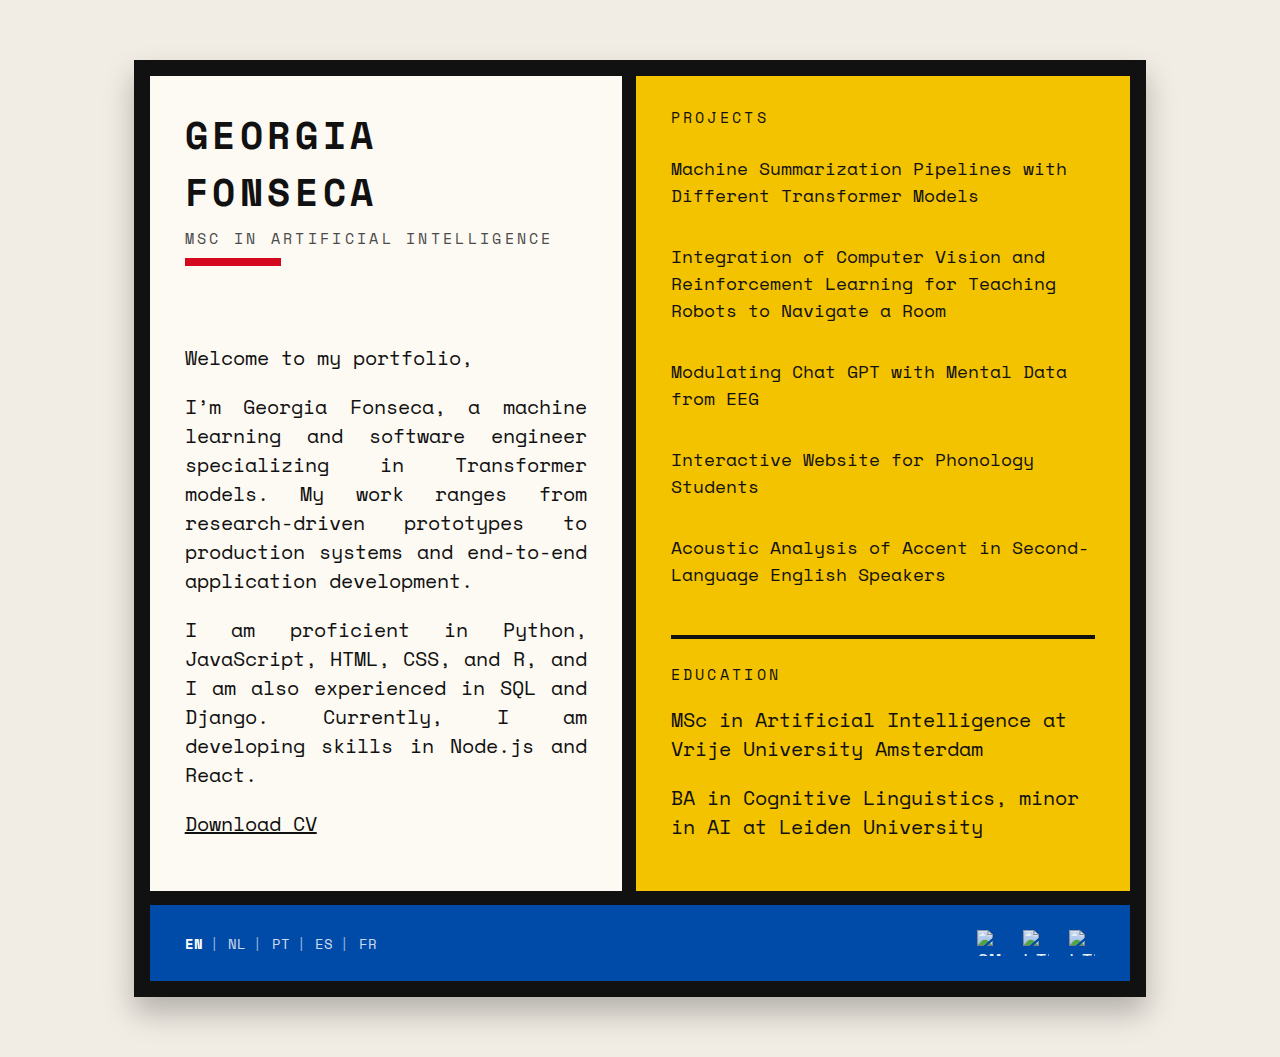
<file: index.html>
<!DOCTYPE html>
<html lang="en" data-bs-theme="dark">

<head>
    <meta charset="utf-8">
    <meta name="viewport" content="width=device-width, initial-scale=1">
    <link rel="preconnect" href="https://fonts.googleapis.com">
    <link rel="preconnect" href="https://fonts.gstatic.com" crossorigin>
    <link href="https://fonts.googleapis.com/css2?family=Space+Mono:ital,wght@0,400;0,700;1,400;1,700&display=swap"
        rel="stylesheet">

    <title>Georgia Fonseca Machine Learning & Software Engineer</title>

    <link rel="stylesheet" href="resources/css/style.css">
</head>

<body>
    <div class="main-container">
        <div class="card">
            <!-- LEFT --------------------------------------------------------------------------------------------- 
            ------------------------------------------------------------------------------------------------------------------------------- 
            LEFT --------------------------------------------------------------------------------------------- -->
            <div class="card-element card-content-left">
                <div class="card-top-brand">
                     <h1 data-i18n="name_title">Georgia Fonseca</h1>
                    <small data-i18n="name_subtitle">MSc in Artificial Intelligence</small>
                </div>

                <section style="padding-top: 1rem; font-size: 1.2; padding-top: 2rem; text-align: justify;">
                    <p data-i18n="intro_1">Welcome to my portfolio,</p>
                    <p data-i18n="intro_2">
                        I’m Georgia Fonseca, a machine learning and software engineer specializing in generative AI.
                        My work ranges from research-driven prototypes to production systems and end-to-end application development.
                    </p>
                    <p data-i18n="intro_3">
                        I am proficient in Python, JavaScript, HTML, CSS, and R, and I am also experienced in SQL and Django.
                        Currently, I am developing skills in Node.js and React.
                    </p>
                </section>             
<!-- 
                <div style="display: flex; align-items: center; gap: 0.5rem; margin-top: 1.5rem;">
                    <span></span>
                    <a id="cv-link" target="_blank" rel="noopener">Download CV</a>
                </div> -->

                <p></p><a href="your-file.pdf" download>Download CV</a>

                <!-- <a href="pdfs/georgia-cv-en.pdf" target="_blank" rel="noopener">Download CV</a> -->

            </div>

              <!-- RIGHT --------------------------------------------------------------------------------------------- 
            ------------------------------------------------------------------------------------------------------------------------------- 
            RICHT --------------------------------------------------------------------------------------------- -->

            <div class="card-element card-content-right">

                <div class="projects-list">
                    <div class="projects-title">
                        <span data-i18n="projects_title">Projects</span>
                    </div>
                    <div class="projects-elements">
                        <a href="./projects/summarization.html">
                            <span data-i18n="project_1">
                                Machine Summarization Pipelines with Different Transformer Models
                            </span>
                        </a>
                    </div>
                    <div class="projects-elements">
                        <a href="./projects/compvision_robot.html">
                            <span data-i18n="project_2">
                                Integration of Computer Vision and Reinforcement Learning for Teaching Robots to Navigate a Room
                            </span>
                        </a>
                    </div>
                    <div class="projects-elements">
                        <a href="./projects/eeg_chatgpt.html">
                            <span data-i18n="project_3">
                                Modulating Chat GPT with Mental Data from EEG
                            </span>
                        </a>
                    </div>
                    <div class="projects-elements">
                        <a href="./projects/web_phonology.html">
                            <span data-i18n="project_4">
                                Interactive Website for Phonology Students
                            </span>
                        </a>
                    </div>
                    <div class="projects-elements">
                        <a href="./projects/acoustic_analysis.html">
                            <span data-i18n="project_5">
                                Acoustic Analysis of Accent in Second-Language English Speakers
                            </span>
                        </a>
                        <br>
                    </div>
                </div>



                <div class="education-and-certificates"></div>
                    <div class="projects-title">
                        <span data-i18n="education_title">Education</span>
                    </div>
                    <p data-i18n="education_msc">
                        MSc in Artificial Intelligence at Vrije University Amsterdam
                    </p>
                    <p data-i18n="education_ba">
                        BA in Cognitive Linguistics, minor in AI at Leiden University
                    </p>
                </div>

                   
  <!-- BOTTOM BAR --------------------------------------------------------------------------------------------- 
------------------------------------------------------------------------------------------------------------------------------- 
------------------------------------------------------------------------------------------------------------------------------- 
 BOTTOM BAR --------------------------------------------------------------------------------------------- -->

            <div class="card-element card-bottom">

                <!-- LANG SWITCHER -->
                <div class="lang-switcher" aria-label="Select language">
                    <button type="button" class="lang-option" data-lang="en">EN</button>
                    <span class="lang-separator">|</span>
                    <button type="button" class="lang-option" data-lang="nl">NL</button>
                    <span class="lang-separator">|</span>
                    <button type="button" class="lang-option" data-lang="pt">PT</button>
                    <span class="lang-separator">|</span>
                    <button type="button" class="lang-option" data-lang="es">ES</button>
                    <span class="lang-separator">|</span>
                    <button type="button" class="lang-option" data-lang="fr">FR</button>
                </div>
                

<!--                 
                <div class="projects-elements">
                    <a id="vis_button" style="display:none; font-size:0.9rem;"
                        onclick="localStorage.setItem('visitedTimes', 0); this.style.display = 'none';"><span>TURN
                            TYPING ANIMATION ON</span></a>
                </div>


                <!-- ICON BUTTONS -->
                <div class="card-bottom-buttons">
                    <span><a aria-label="Gmail" href="mailto: corrals_produire1q@icloud.com" target="_blank"
                            style="text-decoration: none;">
                            <img class="image-content  lazy-load" alt="GMAIL LOGO."
                                srcset="https://mailmeteor.com/logos/assets/SVG/Gmail_Logo.svg">
                        </a>
                    </span>
    
                    <span><a aria-label="LinkedIn" href="linked in linkk " target="_blank"
                            style="text-decoration: none;">
                            <img class="image-content  lazy-load" alt="LINKEDIN LGO"
                                srcset="https://content.linkedin.com/content/dam/me/business/en-us/amp/brand-site/v2/bg/LI-Bug.svg.original.svg">
                        </a>
                    </span>

                    <span><a aria-label="LinkedIn" href="linked in linkk " target="_blank"
                            style="text-decoration: none;">
                            <img class="image-content  lazy-load" alt="LINKEDIN LGO"
                                srcset="https://github.githubassets.com/images/modules/logos_page/GitHub-Mark.png">
                        </a>
                    </span>
                </div>
            </div>
        </div>
    </div>
    <script src="./script.js"></script>
</body>

</html>
</file>
<file: resources/css/style.css>
/* Inspired by Mondriaan */

/* Root / global ------------------------------------------------------------ */

:root {
    
    --bg: #f1ece4; 
    --bg-elevated: #fdfaf3;
    --bg-elevated-soft: #f7f1e6;

    --col-black: #111111;
    --col-red: #d40920;
    --col-blue: #004ba8;
    --col-yellow: #f4c300;
    --col-cream: #fdfaf3;

    --accent: #d40920;
    --accent-soft: rgba(212, 9, 32, 0.18);
    --accent-strong: #b3071c;

    --font-size-base: 1.25rem; /* change only this to scale the whole site */

    --text-main: #111111;
    --text-soft: #4b4b4b;

    --border-subtle: #111111;
    --shadow-soft: 0 16px 28px rgba(0, 0, 0, 0.25);

    --radius-lg: 0; /* Mondriaan = sharp corners */
    --radius-md: 0;
    --radius-sm: 0;

    --transition-fast: 160ms ease-out;
    --transition-med: 220ms ease-out;
}

*,
*::before,
*::after {
    box-sizing: border-box;
}

html {
    font-size: var(--font-size-base);  /* this makes 1rem = --font-size-base */
}

body {
    margin: 0;
    padding: 0;
    height: 100%;
    font-family: "Space Mono", ui-monospace, SFMono-Regular, Menlo, Monaco, Consolas, "Liberation Mono", "Courier New", monospace;
    background: var(--bg);
    color: var(--text-main);
    -webkit-font-smoothing: antialiased;
}

/* Layout ------------------------------------------------------------------- */

.main-container {
    min-height: 100vh;
    display: flex;
    align-items: center;
    justify-content: center;
    padding: 3rem 1.5rem;
}

/* Main Mondriaan grid frame */
.card {
    position: relative;
    width: 100%;
    max-width: 83%;
    /* max-height: ;   */
    min-height: 70vh; /* or 100vh */
    height: auto;       
    display: grid;
    grid-template-columns: minmax(0, 1.05fr) minmax(0, 1.1fr);
    grid-template-rows: auto auto;
    gap: 6px; /* thick black grid lines */
    padding: 6px;
    border-radius: 0;
    background: var(--col-black);
    border: 6px solid var(--col-black);
    box-shadow: var(--shadow-soft);
}

/* Card elements ------------------------------------------------------------ */

.card-element {
    background: var(--bg-elevated);
    border-radius: 0;
    padding: 1.5rem 1.75rem;
    border: 4px solid var(--col-black);
    position: relative;
    overflow: hidden;
}

/* kill previous subtle accent line */
.card-element::before {
    content: none;
}

.card-content-left {
    grid-column: 1 / 2;
    grid-row: 1 / 2;
    background: var(--col-cream);
}

.card-content-right {
    grid-column: 2 / 3;
    grid-row: 1 / 2;
    background: var(--col-yellow);
}

.card-bottom {
    grid-column: 1 / -1;
    grid-row: 2 / 3;
    display: flex;
    align-items: center;
    justify-content: space-between;
    gap: 1.25rem;
    padding: 1.25rem 1.75rem;
    background: var(--col-blue);
    color: #ffffff;
    border-color: var(--col-black);
}

.card-archive {
    grid-column: 1 / -1;
}

/* Branding / intro --------------------------------------------------------- */

.card-top-brand h1 {
    margin: 0;
    font-size: 1.9rem;
    letter-spacing: 0.12em;
    text-transform: uppercase;
    color: var(--text-main);
}

.card-top-brand small {
    display: block;
    margin-top: 0.35rem;
    font-size: 0.75rem;
    letter-spacing: 0.22em;
    text-transform: uppercase;
    color: var(--text-soft);
}

.card-top-brand {
    position: relative;
    padding-bottom: 0.85rem;
    margin-bottom: 0.85rem;
}

/* bold red block underline */
.card-top-brand::after {
    content: "";
    position: absolute;
    left: 0;
    bottom: 0;
    width: 96px;
    height: 8px;
    background: var(--col-red);
}

.intro-text,
section[data-i18n] {
    padding-top: 1.5rem;
    font-size: 1.05rem;
    line-height: 1.7;
    color: var(--text-soft);
    text-align: justify;
}

.intro-text strong {
    color: var(--text-main);
}

/* Projects list ------------------------------------------------------------ */

.projects-list {
    display: flex;
    flex-direction: column;
    gap: 0.9rem;
}

.projects-title {
    font-size: 0.95rem;
    display: flex;
    align-items: baseline;
    justify-content: space-between;
}

.projects-title h2,
.projects-title span {
    margin: 0;
    font-size: 0.75rem;
    letter-spacing: 0.22em;
    text-transform: uppercase;
    color: var(--text-main);
}

.projects-elements {
    position: relative;
    padding: 0.35rem 0;
}

/* flatter link style, no glow */
.projects-elements a {
    display: inline-flex;
    align-items: center;
    gap: 0.5rem;
    text-decoration: none;
    font-size: 0.9rem;
    line-height: 1.5;
    color: var(--text-main);
    transition: color var(--transition-med), transform var(--transition-fast);
}

.projects-elements a span {
    position: relative;
}

/* solid black underline on hover */
.projects-elements a span::after {
    content: "";
    position: absolute;
    left: 0;
    bottom: -0.2rem;
    width: 0;
    height: 2px;
    background: var(--col-black);
    transition: width var(--transition-med);
}

/* vertical red accent bar */
.projects-elements::before {
    content: "";
    position: absolute;
    left: 0;
    top: 0.1rem;
    width: 3px;
    height: 0;
    background: var(--col-red);
    transition: height var(--transition-med);
}

.projects-elements a:hover span::after,
.projects-elements a:focus-visible span::after {
    width: 100%;
}

.projects-elements a:hover,
.projects-elements a:focus-visible {
    color: var(--col-black);
    transform: translateX(2px);
}

.projects-elements:hover::before,
.projects-elements:focus-within::before {
    height: 100%;
}

/* Project detail text ------------------------------------------------------ */

.project-text {
    font-size: 0.95rem;
    line-height: 1.7;
    padding-top: 1.4rem;
    color: var(--text-soft);
    text-align: justify;
}

.project-text p {
    margin-top: 0;
    margin-bottom: 0.85rem;
}

/* Education block as its own panel line ----------------------------------- */

.education-and-certificates {
    margin-top: 2rem;
    padding-top: 1.2rem;
    border-top: 4px solid var(--col-black);
    font-size: 0.9rem;
    color: var(--text-soft);
    line-height: 1.6;
}

.education-and-certificates span {
    display: block;
    margin-bottom: 0.5rem;
    font-size: 0.75rem;
    letter-spacing: 0.22em;
    text-transform: uppercase;
    color: var(--text-main);
}

/* Bottom bar --------------------------------------------------------------- */

.card-bottom-buttons {
    display: flex;
    align-items: center;
    gap: 1rem;
}

.card-bottom a span {
    font-size: 0.8rem;
    letter-spacing: 0.18em;
    text-transform: uppercase;
}

.card-bottom .projects-elements a {
    text-transform: uppercase;
    font-size: 0.8rem;
}

/* Icon buttons: flat, no glow --------------------------------------------- */

.image-content {
    width: 26px;
    height: 26px;
    display: block;
    /* filter: grayscale(1); */
    opacity: 0.9;
    transition: transform var(--transition-med), opacity var(--transition-fast);
}

.card-bottom-buttons a:hover .image-content,
.card-bottom-buttons a:focus-visible .image-content {
    opacity: 1;
    transform: translateY(-1px) scale(1.03);
}

/* Typing toggle button ----------------------------------------------------- */

#vis_button {
    border: none;
    background: transparent;
    color: inherit;
    font-family: inherit;
    letter-spacing: 0.16em;
    text-transform: uppercase;
    cursor: pointer;
    padding: 0.2rem 0;
    transition: opacity var(--transition-med), transform var(--transition-fast);
}

#vis_button:hover,
#vis_button:focus-visible {
    transform: translateY(-1px);
    opacity: 1;
}

/* Links / focus states ----------------------------------------------------- */

a {
    color: inherit;
}

a:focus-visible,
button:focus-visible {
    outline: 2px solid var(--col-red);
    outline-offset: 3px;
}

/* Language switcher -------------------------------------------------------- */

.lang-switcher {
    display: inline-flex;
    align-items: center;
    gap: 0.35rem;
    font-size: 0.7rem;
    letter-spacing: 0.18em;
    text-transform: uppercase;
}

.lang-option {
    border: none;
    background: none;
    padding: 0;
    font: inherit;
    color: inherit;
    cursor: pointer;
    opacity: 0.8;
    transition: opacity var(--transition-med), transform var(--transition-fast);
}

.lang-option:hover,
.lang-option:focus-visible {
    opacity: 1;
    transform: translateY(-1px);
}

.lang-option.active {
    opacity: 1;
    /* text-decoration: underline; */
    text-decoration-thickness: 2px;
    font-weight: 700;     
}

.lang-separator {
    opacity: 0.6;
}

/* Scrollbar (desktop) ------------------------------------------------------ */

@media (hover: hover) and (pointer: fine) {
    ::-webkit-scrollbar {
        width: 8px;
    }

    ::-webkit-scrollbar-track {
        background: var(--bg);
    }

    ::-webkit-scrollbar-thumb {
        background: var(--col-black);
    }

    ::-webkit-scrollbar-thumb:hover {
        background: var(--col-red);
    }
}

/* Responsive --------------------------------------------------------------- */

@media (max-width: 840px) {

    .main-container {
        padding: 0; /* remove outer spacing */
    }

    .card {
        width: 100vw;
        max-width: 100vw;
        padding: 0;
        gap: 0;

        border-width: 6px;              /* restore outer black border */
        border-style: solid;
        border-color: var(--col-black);
        border-radius: 0;
    }

    .card-element {
        width: 100%;
        padding: 1.5rem 1.2rem;

        border-width: 4px;              /* restore inner panel borders */
        border-style: solid;
        border-color: var(--col-black);
        border-radius: 0;
    }

    .card-content-left,
    .card-content-right,
    .card-bottom,
    .card-archive {
        grid-column: 1 / -1;
        grid-row: auto;
    }

    .card-bottom {
        width: 100%;
        padding-left: 1.2rem;
        padding-right: 1.2rem;
        flex-direction: column;
        align-items: flex-start;
        position: static;
    }

    .card-top-brand h1 {
        font-size: 1.5rem;
    }

    .lang-switcher {
        position: absolute;
        top: 0.4rem;
        right: 0.5rem;
        z-index: 9999;
        font-size: 0.55rem;
        letter-spacing: 0.1em;

        background: var(--col-cream);
        color: var(--col-black);
        padding: 0.35rem 0.55rem;
        border-radius: 0;
    }
}

/* Smaller phones ----------------------------------------------------------- */

@media (max-width: 520px) {

    .main-container {
        padding: 0;
    }

    .card {
        width: 100vw;
        max-width: 100vw;
        padding: 0;
        gap: 0;

        border-width: 4px;              /* thinner border on very small phones */
        border-style: solid;
        border-color: var(--col-black);
    }

    .card-element {
        padding: 1.1rem 1.2rem;
        border-width: 3px;
        border-style: solid;
        border-color: var(--col-black);
    }

    .intro-text,
    .project-text {
        font-size: 0.9rem;
    }

    .card-bottom-buttons {
        gap: 0.7rem;
    }
}
</file>
